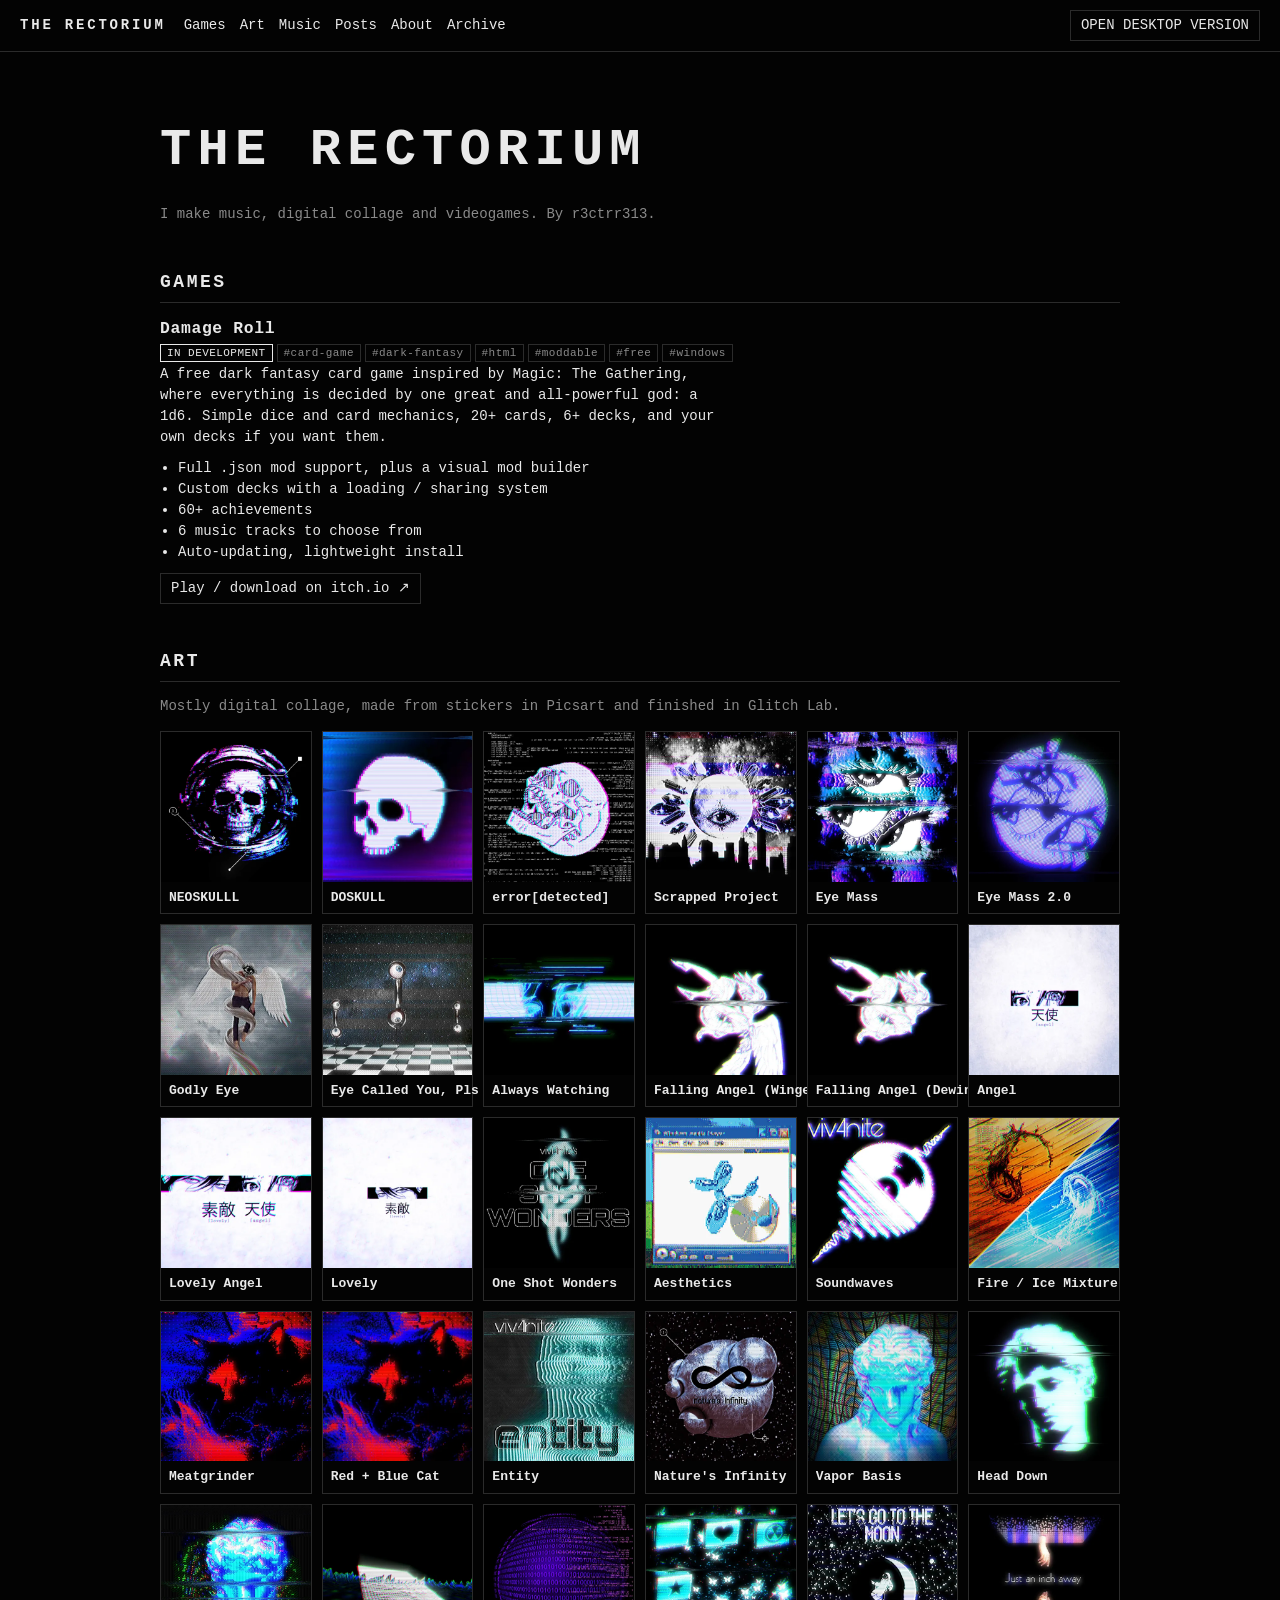
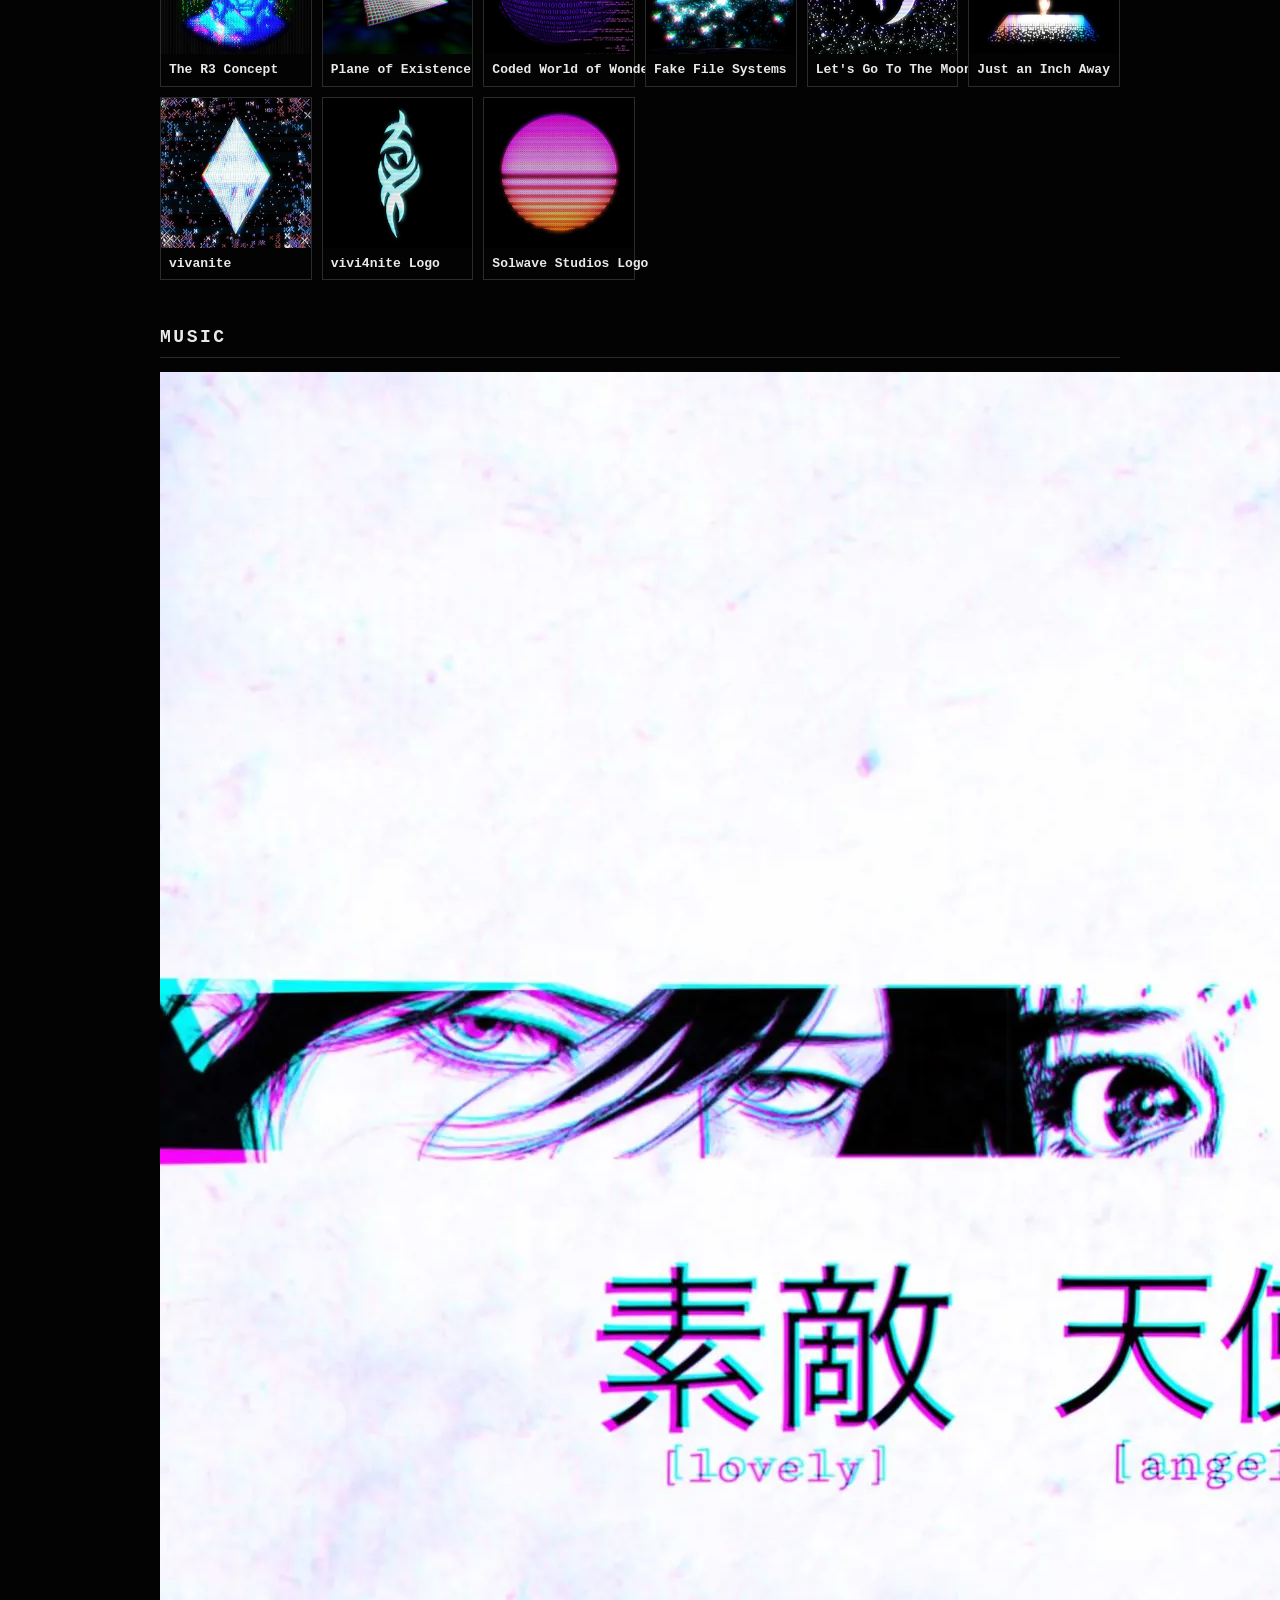
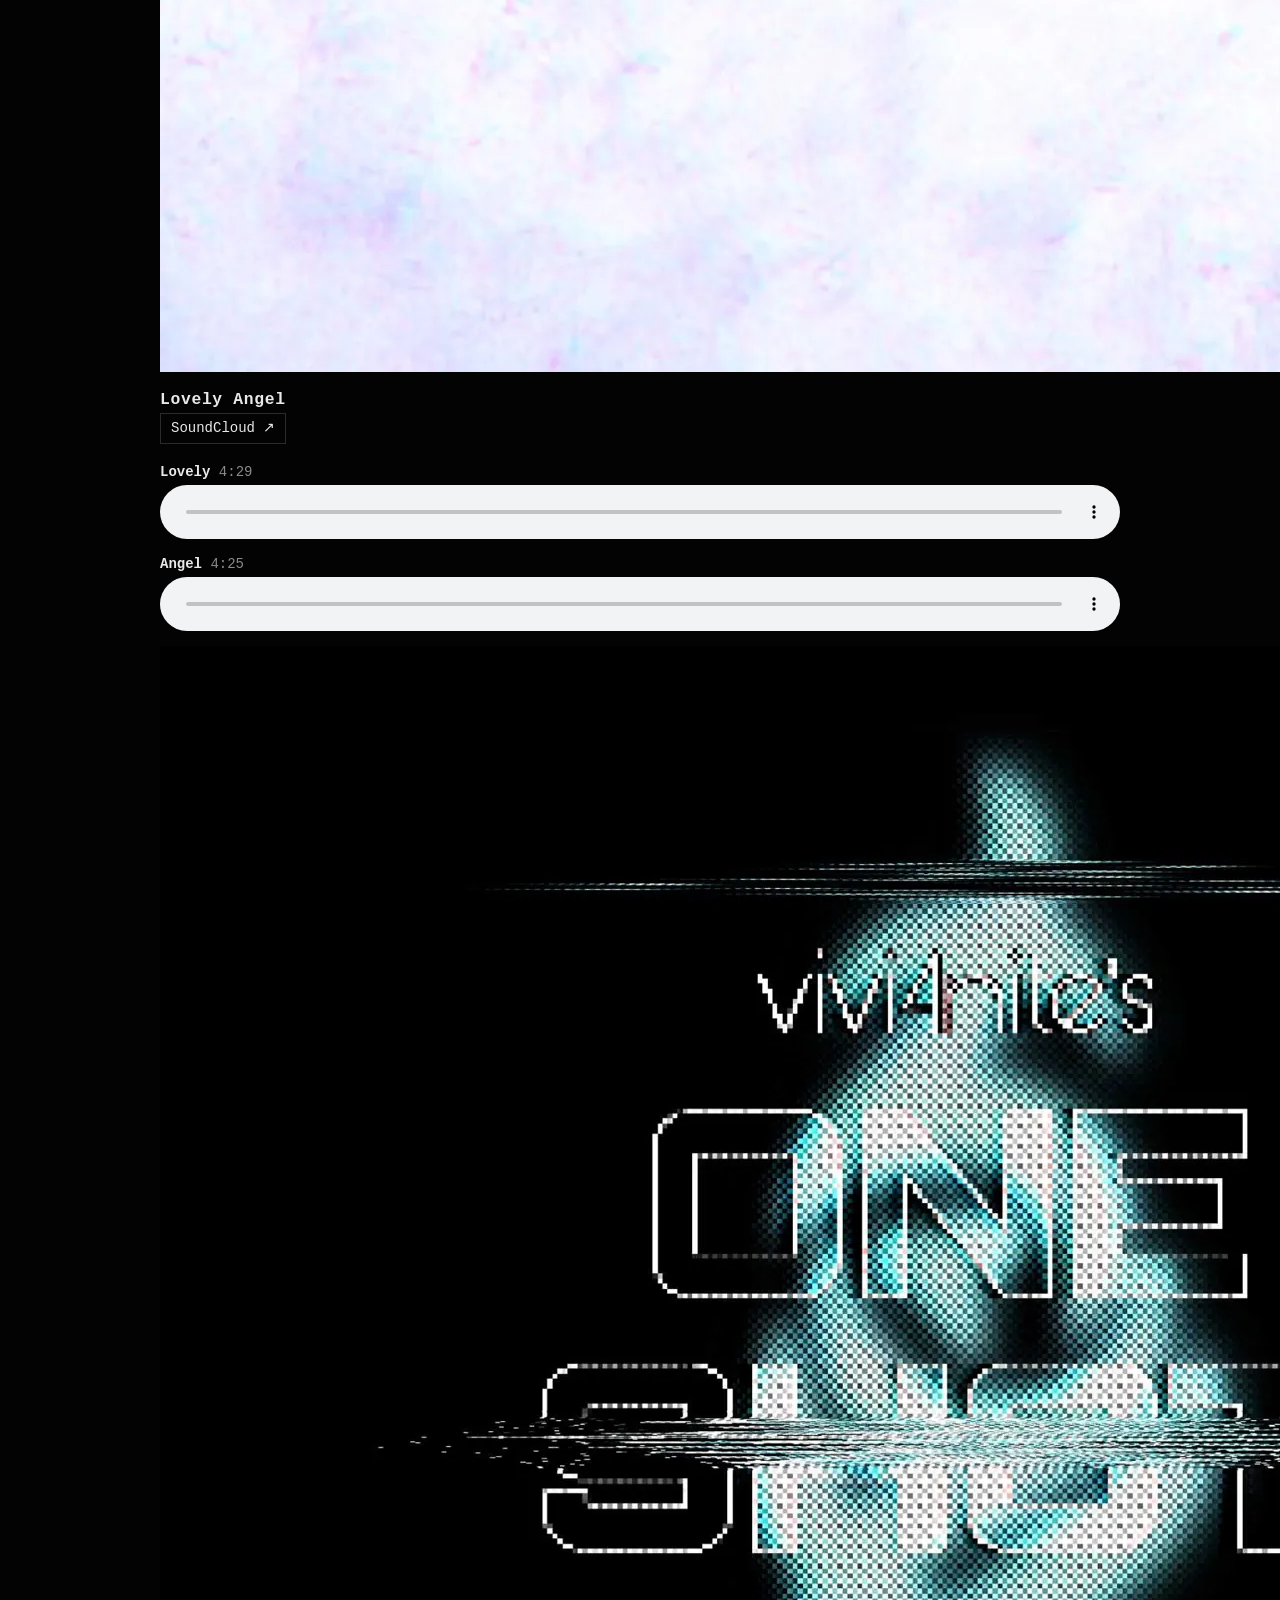
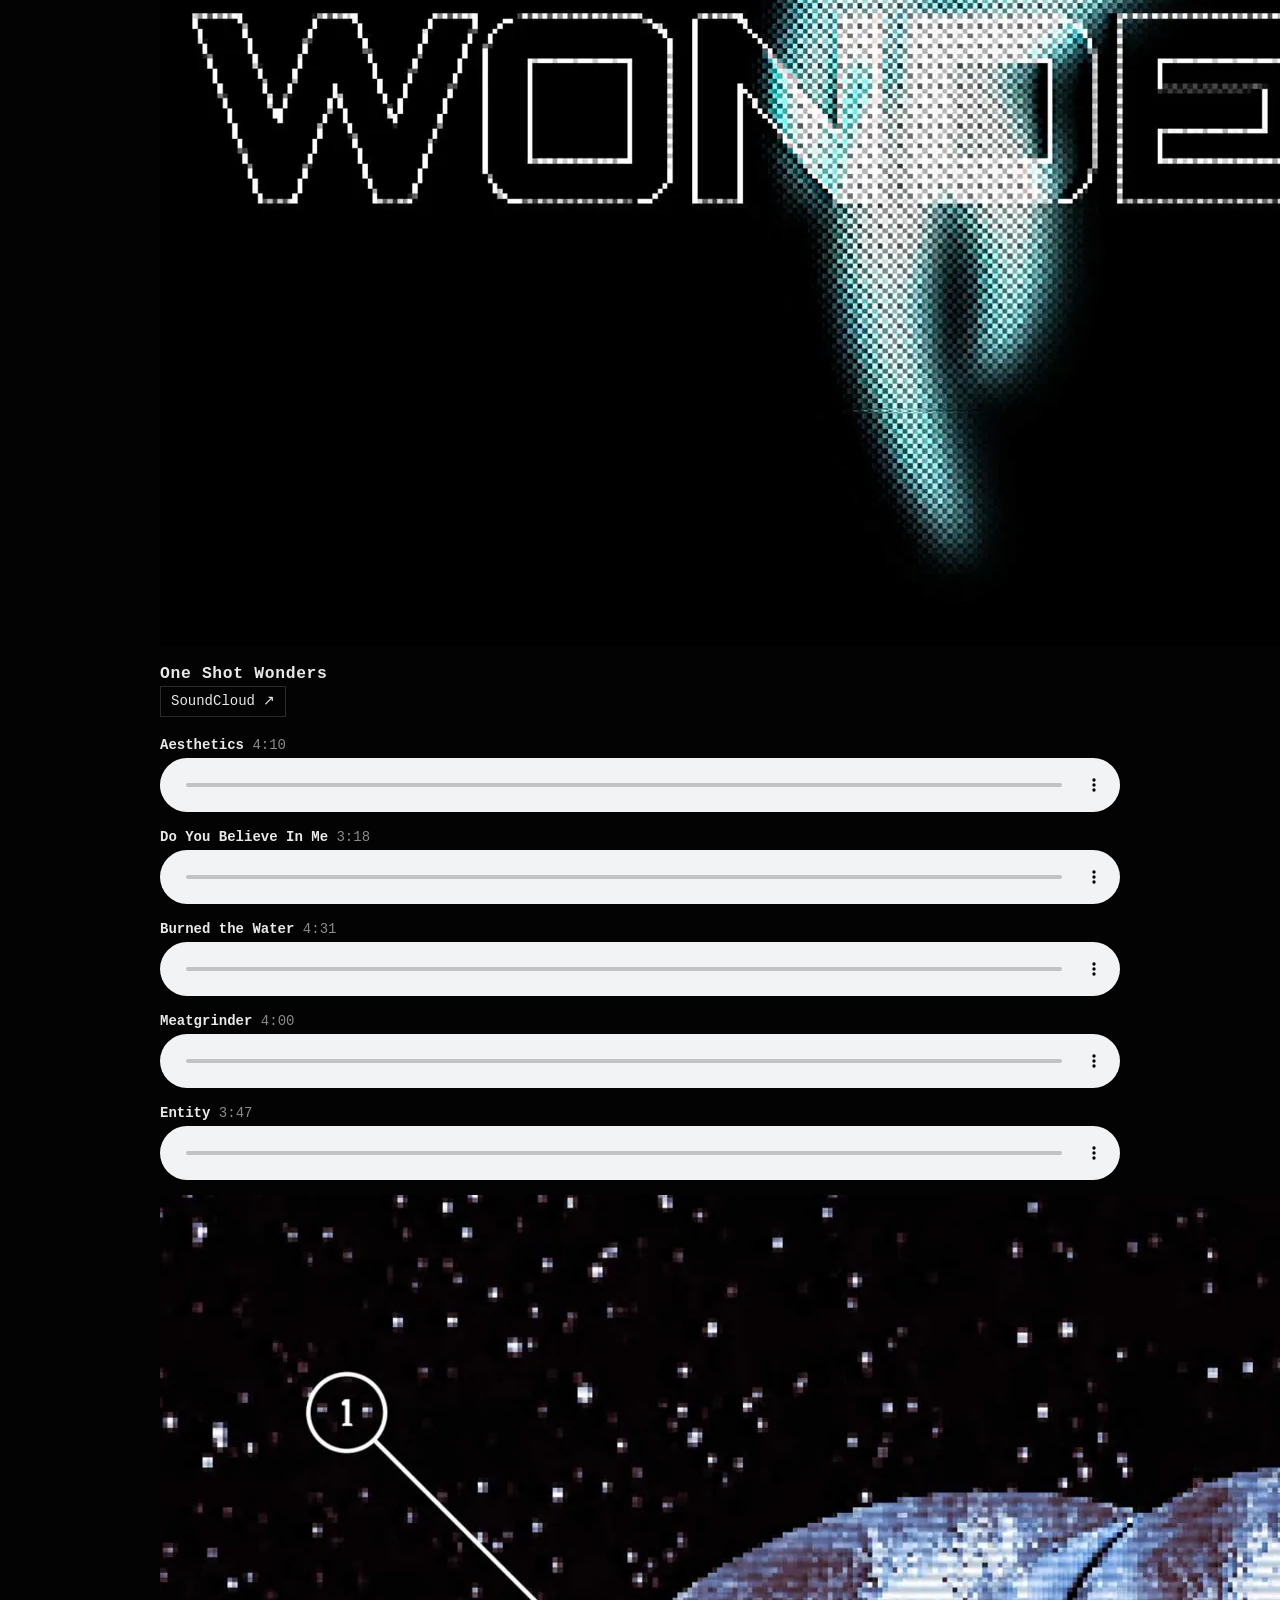
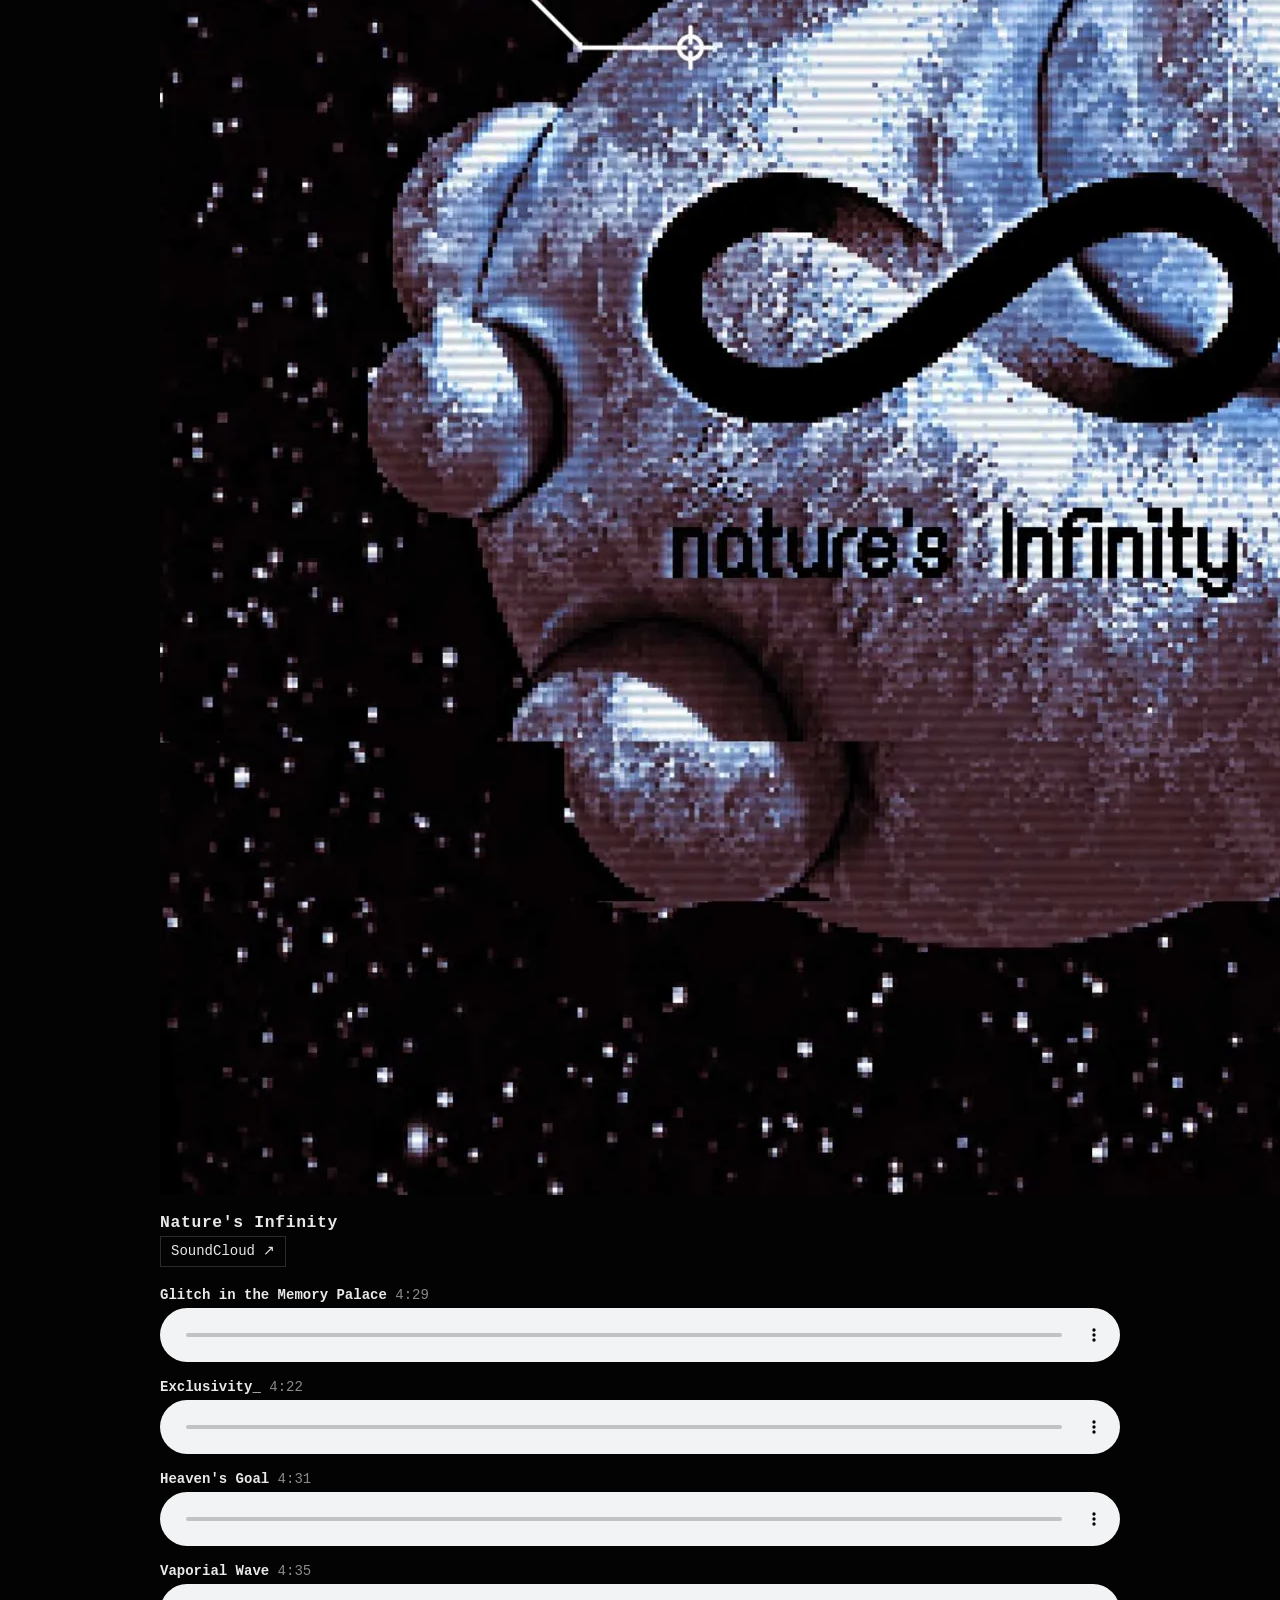
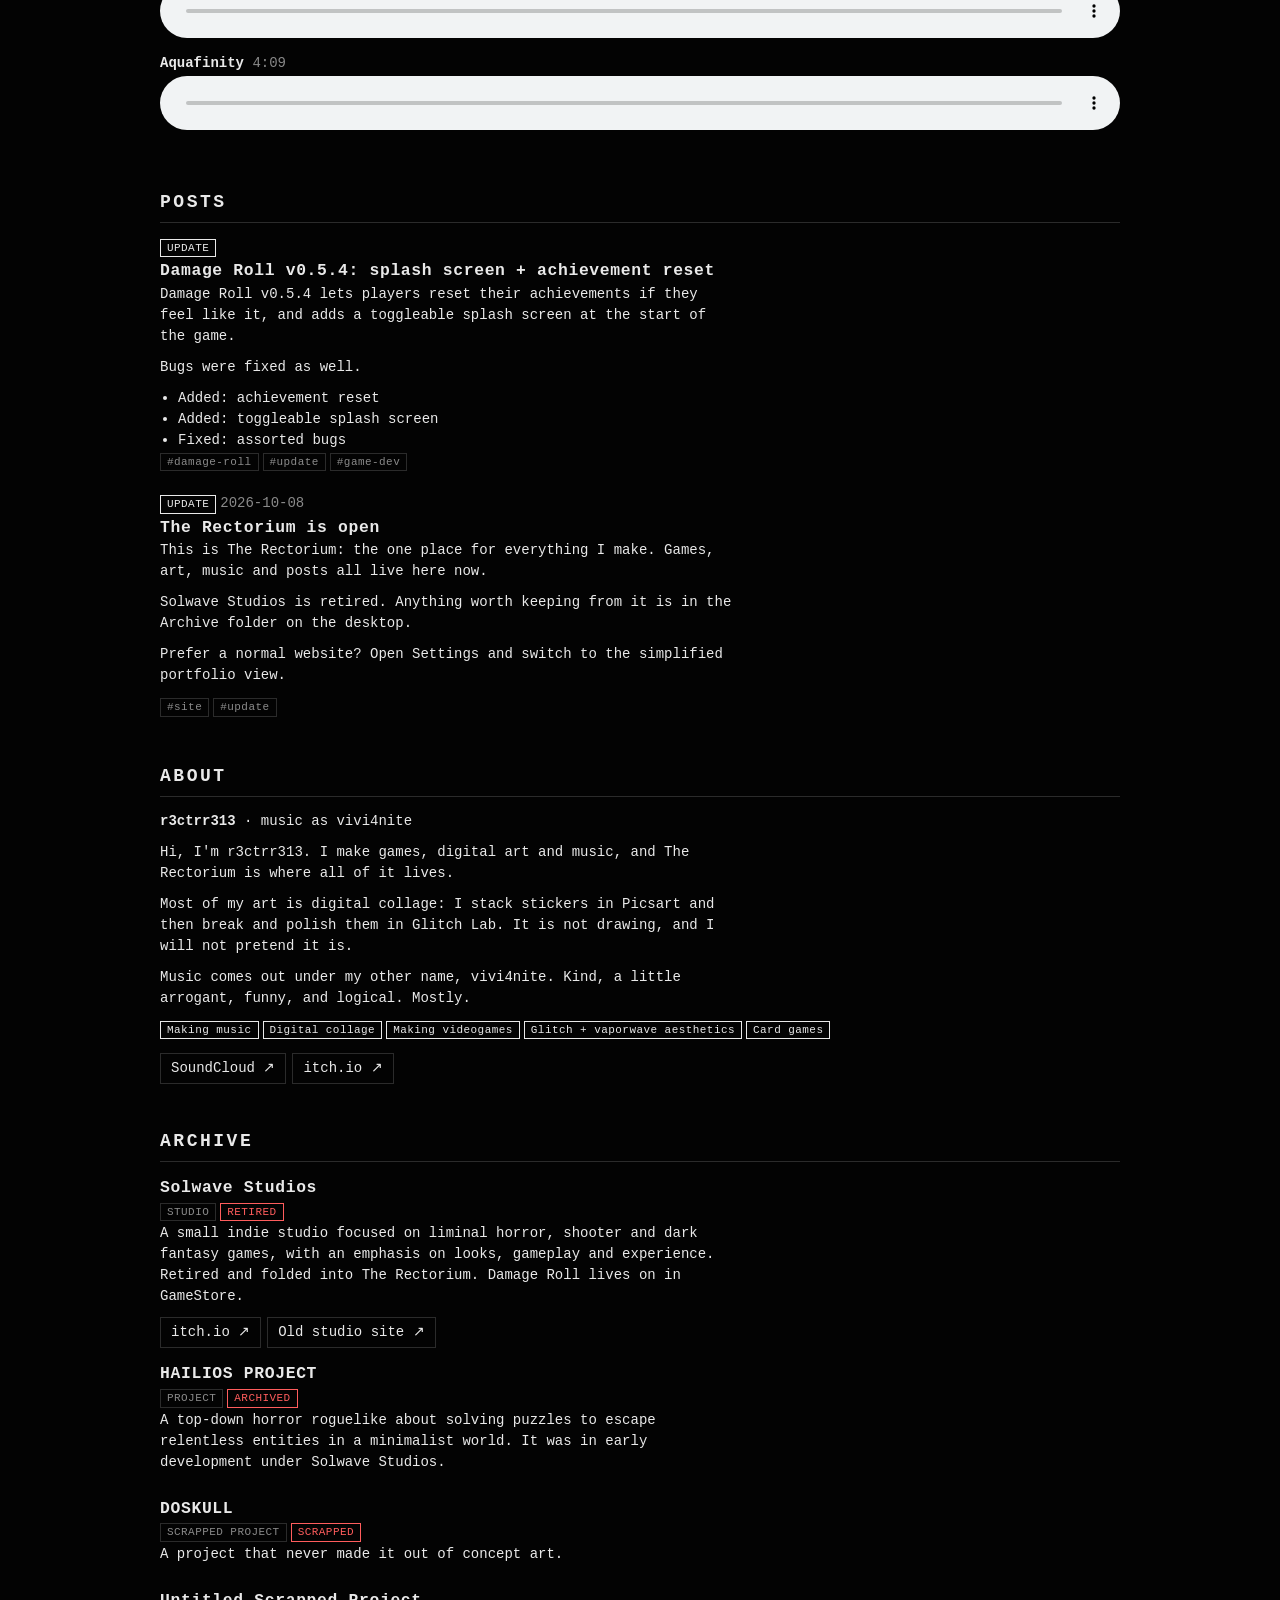
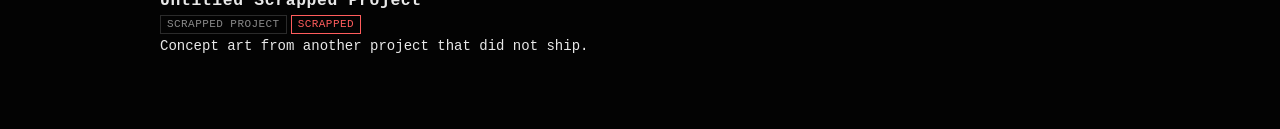
<file: portfolio.html>
<!doctype html>
<html lang="en">
<head>
<meta charset="utf-8"><meta name="viewport" content="width=device-width,initial-scale=1">
<title>The Rectorium · Portfolio</title>
<meta name="description" content="Games, art, music and posts by r3ctrr313. Simplified portfolio view.">
<link rel="icon" type="image/webp" href="assets/img/thumb/vivi4nite-logo.webp">
<link rel="stylesheet" href="css/style.css">
<style>
.two:not(:has(img.c)){grid-template-columns:1fr}
html,body{overflow:auto;height:auto}
header.top{position:sticky;top:0;z-index:5;background:var(--bg);border-bottom:1px solid var(--line);display:flex;flex-wrap:wrap;gap:6px 18px;align-items:center;padding:10px 20px}
header.top b{letter-spacing:.2em;text-transform:uppercase;color:var(--accent)}
header.top nav{display:flex;gap:14px;flex-wrap:wrap;flex:1}
header.top a{text-decoration:none}
main.pf{max-width:1000px;margin:0 auto;padding:20px}
section{margin:0 0 44px;scroll-margin-top:70px}
section>h2{font-size:18px;text-transform:uppercase;letter-spacing:.14em;border-bottom:1px solid var(--line);padding-bottom:6px;margin-bottom:14px}
.hero{padding:40px 0 30px}.hero h1{font-size:clamp(28px,6vw,52px);color:var(--accent);text-transform:uppercase;letter-spacing:.12em}
.two{display:grid;grid-template-columns:200px 1fr;gap:16px;margin-bottom:18px;align-items:start}
.two img.c{width:100%;aspect-ratio:1;object-fit:cover;border:1px solid var(--line)}
audio{width:100%;margin:2px 0 8px}
dialog{background:var(--bg);color:var(--fg);border:1px solid var(--accent);max-width:min(94vw,900px);padding:10px}
dialog::backdrop{background:rgba(0,0,0,.85)}dialog img{max-width:100%;max-height:78vh;display:block;margin:0 auto 8px}
@media(max-width:600px){.two{grid-template-columns:1fr}}
.grid{grid-template-columns:repeat(auto-fill,minmax(140px,1fr))}
</style>
</head>
<body>
<header class="top"><b>The Rectorium</b><nav aria-label="Sections"><a href="#games">Games</a><a href="#art">Art</a><a href="#music">Music</a><a href="#posts">Posts</a><a href="#about">About</a><a href="#archive">Archive</a></nav><a href="index.html"><button>OPEN DESKTOP VERSION</button></a></header>
<main class="pf" id="pf"><div class="empty">Loading…</div></main>
<dialog id="dlg"><img id="dimg" alt="" draggable="false"><b id="dt"></b><div class="dim" id="dd"></div><form method="dialog"><button>CLOSE</button></form></dialog>
<script type="module" src="js/portfolio.js"></script>
</body>
</html>
</file>
<file: css/style.css>
:root{--bg:#030303;--bg2:#0a0a0a;--bg3:#131313;--fg:#e9e9e9;--dim:#8a8a8a;--line:#2b2b2b;--accent:#e9e9e9;--accent-rgb:233,233,233;--on-accent:#050505;--bad:#ff5d5d;--mono:ui-monospace,"Cascadia Code","SF Mono",Consolas,Menlo,monospace}
html[data-theme=cyan]{--accent:#4df2ff;--accent-rgb:77,242,255}
html[data-theme=magenta]{--accent:#ff4dd8;--accent-rgb:255,77,216}
html[data-theme=violet]{--accent:#a58bff;--accent-rgb:165,139,255}
html[data-theme=amber]{--accent:#ffb347;--accent-rgb:255,179,71}
html[data-theme=green]{--accent:#6bff8e;--accent-rgb:107,255,142}
*{box-sizing:border-box}
html,body{margin:0;height:100%;background:var(--bg);color:var(--fg);font:14px/1.5 var(--mono);overflow:hidden}
button,input,select{font:inherit;color:inherit}
button{cursor:pointer;background:none;border:1px solid var(--line);padding:4px 10px}
button:hover{border-color:var(--accent);color:var(--accent)}
button:focus-visible,input:focus-visible,select:focus-visible,a:focus-visible{outline:2px solid var(--accent);outline-offset:2px}
button[disabled]{opacity:.35;pointer-events:none}
a{color:var(--accent)}
svg{display:block}
input[type=text],input[type=search],select{background:var(--bg);border:1px solid var(--line);padding:5px 8px;min-width:0}
input[type=range]{accent-color:var(--accent);min-width:0}
h1,h2,h3{margin:0;font-weight:700;letter-spacing:.04em}
.sr{position:absolute;width:1px;height:1px;overflow:hidden;clip:rect(0 0 0 0)}
.dim{color:var(--dim)}.acc{color:var(--accent)}
#wall{position:fixed;inset:0;width:100%;height:100%;z-index:0}
#boot{position:fixed;inset:0;z-index:5000;background:#000;display:grid;place-content:center;text-align:center;transition:opacity .35s}
#boot.off{opacity:0;pointer-events:none}
#boot pre{margin:0;color:var(--accent)}
#desktop{position:fixed;inset:0;z-index:1}
#center{position:absolute;left:50%;top:46%;transform:translate(-50%,-50%);text-align:center;width:min(440px,60vw);pointer-events:none}
#clock{font-size:clamp(38px,6vw,72px);font-weight:700;line-height:1;color:var(--accent);letter-spacing:.02em}
#date{color:var(--dim);margin:6px 0 18px}
#center h1{font-size:clamp(20px,2.4vw,28px);text-transform:uppercase;letter-spacing:.3em}
#center p{color:var(--dim);margin:8px 0 0}
.icon{position:absolute;width:104px;transform:translate(-50%,-50%);display:flex;flex-direction:column;align-items:center;gap:8px;border:1px solid transparent;padding:10px 4px;text-align:center;background:rgba(0,0,0,.35)}
.icon svg{width:46px;height:46px}
.icon span{font-size:12px;line-height:1.25}
.icon:hover,.icon:focus-visible{border-color:var(--accent);color:var(--accent);background:rgba(var(--accent-rgb),.08)}
#gear{position:fixed;top:10px;right:10px;z-index:900;width:36px;height:36px;padding:6px;background:rgba(0,0,0,.6)}
#gear svg{width:100%;height:100%}
#windows{position:fixed;inset:0;z-index:2;pointer-events:none}
#bar{position:fixed;left:0;right:0;bottom:0;height:52px;z-index:900;pointer-events:none}
#bar>*{pointer-events:auto}
#winlist{position:absolute;left:10px;bottom:10px;display:flex;gap:4px;max-width:calc(50% - 250px);overflow:hidden}
.tab{background:rgba(0,0,0,.75);height:32px;max-width:150px;white-space:nowrap;overflow:hidden;text-overflow:ellipsis;padding:0 10px;font-size:12px}
.tab.on{border-color:var(--accent);color:var(--accent)}.tab.min{opacity:.55}
#searchwrap{position:absolute;left:50%;bottom:10px;transform:translateX(-50%);width:min(460px,calc(100% - 20px))}
#gsearch{width:100%;height:32px;background:rgba(0,0,0,.85);padding-left:34px}
#searchwrap>svg{position:absolute;left:9px;top:8px;width:16px;height:16px;color:var(--dim);pointer-events:none}
#results{position:absolute;bottom:38px;left:0;right:0;max-height:min(60vh,440px);overflow:auto;background:var(--bg2);border:1px solid var(--accent);display:none}
#results.open{display:block}
.res{display:flex;gap:10px;width:100%;text-align:left;border:0;border-bottom:1px solid var(--line);padding:7px 10px;align-items:center}
.res img{width:34px;height:34px;object-fit:cover;flex:none;background:#000}
.res .t{flex:1;min-width:0}.res b{display:block;white-space:nowrap;overflow:hidden;text-overflow:ellipsis;font-weight:600}
.res small{color:var(--dim)}.res .k{font-size:10px;border:1px solid var(--line);padding:0 5px;color:var(--dim)}
.res.sel,.res:hover{background:rgba(var(--accent-rgb),.12)}
.nores{padding:12px;color:var(--dim)}
#notifbtn{position:absolute;right:10px;bottom:10px;height:32px;background:rgba(0,0,0,.75);display:flex;align-items:center;gap:6px;padding:0 10px}
#notifbtn svg{width:16px;height:16px}
#notifbtn .n{background:var(--accent);color:var(--on-accent);font-size:11px;padding:0 5px;min-width:18px;text-align:center}
#toasts{position:fixed;right:10px;bottom:52px;z-index:950;display:flex;flex-direction:column;gap:6px;width:min(300px,calc(100% - 20px));pointer-events:none}
.toast{background:var(--bg2);border:1px solid var(--accent);padding:8px 12px;animation:slidein .25s}
.toast b{color:var(--accent);display:block}.toast small{color:var(--dim)}
#notifpanel{position:fixed;right:10px;bottom:52px;z-index:960;width:min(320px,calc(100% - 20px));max-height:50vh;overflow:auto;background:var(--bg2);border:1px solid var(--line);display:none}
#notifpanel.open{display:block}
#notifpanel .it{padding:8px 12px;border-bottom:1px solid var(--line)}
@keyframes slidein{from{transform:translateX(30px);opacity:0}}
@keyframes grow{from{transform:scale(.6);opacity:0}}
.win{position:absolute;pointer-events:auto;display:flex;flex-direction:column;background:var(--bg2);border:1px solid var(--line);box-shadow:0 8px 40px rgba(0,0,0,.7);min-width:260px;min-height:160px;animation:grow .16s ease-out}
.win.focus{border-color:var(--accent);box-shadow:0 8px 40px rgba(0,0,0,.7),0 0 0 1px rgba(var(--accent-rgb),.3)}
.win.hide{display:none}
.tb{display:flex;align-items:center;gap:8px;height:32px;padding:0 4px 0 8px;background:var(--bg3);border-bottom:1px solid var(--line);cursor:move;user-select:none;touch-action:none;flex:none}
.tb svg{width:16px;height:16px;flex:none}.tb .ttl{flex:1;min-width:0;white-space:nowrap;overflow:hidden;text-overflow:ellipsis;font-weight:700;font-size:12px;letter-spacing:.08em;text-transform:uppercase}
.tb button{width:28px;height:24px;padding:0;display:grid;place-items:center;border-color:transparent;cursor:pointer}
.tb button svg{width:12px;height:12px}.tb .x:hover{background:var(--bad);color:#000;border-color:var(--bad)}
.wb{flex:1;min-height:0;position:relative;overflow:hidden;display:flex;flex-direction:column}
.rz{position:absolute;z-index:5}.rz.e{right:-4px;top:32px;bottom:8px;width:8px;cursor:ew-resize}.rz.s{bottom:-4px;left:8px;right:8px;height:8px;cursor:ns-resize}.rz.se{right:-4px;bottom:-4px;width:16px;height:16px;cursor:nwse-resize}
#snap{position:fixed;z-index:1;border:2px dashed var(--accent);background:rgba(var(--accent-rgb),.08);display:none;pointer-events:none}
body.dragging iframe,body.dragging .wb{pointer-events:none}body.dragging{user-select:none}
/* app internals */
.app{display:flex;flex-direction:column;height:100%;min-height:0}
.tools{display:flex;gap:6px;flex-wrap:wrap;align-items:center;padding:8px;border-bottom:1px solid var(--line);flex:none}
.tools input[type=search]{flex:1;min-width:120px}
.tabs{display:flex;gap:0;border-bottom:1px solid var(--line);flex:none;overflow-x:auto}
.tabs button{border:0;border-right:1px solid var(--line);padding:6px 14px;letter-spacing:.08em;white-space:nowrap}
.tabs button.on{background:var(--accent);color:var(--on-accent)}
.scroll{flex:1;min-height:0;overflow:auto;padding:12px}
.grid{display:grid;grid-template-columns:repeat(auto-fill,minmax(150px,1fr));gap:10px}
.card{display:flex;flex-direction:column;text-align:left;padding:0;border:1px solid var(--line);background:var(--bg)}
.card:hover{border-color:var(--accent)}
.card .im{aspect-ratio:1;background:#000 center/cover;width:100%;overflow:hidden}.card .im img{width:100%;height:100%;object-fit:cover;display:block}
.card .cb{padding:6px 8px}.card b{display:block;font-size:13px;white-space:nowrap;overflow:hidden;text-overflow:ellipsis}
.pill{display:inline-block;border:1px solid var(--line);font-size:11px;padding:0 6px;margin:2px 4px 2px 0;color:var(--dim);letter-spacing:.04em}
.pill.st{border-color:var(--accent);color:var(--accent)}.pill.bad{border-color:var(--bad);color:var(--bad)}
button.pill{padding:0 6px;cursor:pointer}button.pill:hover{color:var(--accent);border-color:var(--accent)}
.sec{margin:16px 0 8px;font-size:12px;letter-spacing:.14em;color:var(--dim);text-transform:uppercase;border-bottom:1px solid var(--line);padding-bottom:3px}
.empty{padding:30px;text-align:center;color:var(--dim)}
.noimg{background:repeating-linear-gradient(45deg,#0d0d0d 0 8px,#141414 8px 16px);display:grid;place-items:center;color:var(--dim);font-size:11px;text-align:center;padding:8px;width:100%;height:100%}
.back{margin-bottom:10px}
.prose p{margin:0 0 10px;max-width:68ch}
/* games */
.feat{display:grid;grid-template-columns:repeat(auto-fit,minmax(220px,1fr));gap:10px}
.feat .card .im{aspect-ratio:16/9}
.gpage{display:grid;grid-template-columns:minmax(0,260px) 1fr;gap:16px}
.gpage .cover{aspect-ratio:1;background:#000;border:1px solid var(--line)}.gpage .cover img{width:100%;height:100%;object-fit:cover}
@media(max-width:700px){.gpage{grid-template-columns:1fr}}
.rel{display:flex;gap:6px;flex-wrap:wrap}
ul.plain{margin:0;padding-left:18px}
/* gallery */
.lb{position:absolute;inset:0;z-index:20;background:rgba(0,0,0,.94);display:flex;flex-direction:column}
.lb .stage{flex:1;min-height:0;position:relative;overflow:hidden;display:grid;place-items:center;touch-action:none;cursor:grab}
.lb .stage img{position:absolute;inset:0;width:100%;height:100%;object-fit:contain;user-select:none;-webkit-user-drag:none;transform-origin:center;will-change:transform}
.lb .stage.pan{cursor:grabbing}
.lb .bar{display:flex;gap:6px;flex-wrap:wrap;align-items:center;padding:6px 8px;border-top:1px solid var(--line);background:var(--bg2)}
.lb .info{padding:10px 12px;border-top:1px solid var(--line);background:var(--bg2);max-height:45%;overflow:auto}
.lb .sp{flex:1}
.fade{animation:fadein .4s}@keyframes fadein{from{opacity:0}}
/* music */
.mus{display:grid;grid-template-columns:1fr;gap:10px}
.track{display:flex;gap:10px;align-items:center;width:100%;text-align:left;border:0;border-bottom:1px solid var(--line);padding:6px 4px}
.track img{width:40px;height:40px;object-fit:cover;flex:none}.track .t{flex:1;min-width:0}.track b{display:block;white-space:nowrap;overflow:hidden;text-overflow:ellipsis}
.track.now b{color:var(--accent)}.track:hover{background:rgba(var(--accent-rgb),.08)}
.np{display:flex;gap:12px;padding:10px;border-top:1px solid var(--line);background:var(--bg3);align-items:center;flex:none;flex-wrap:wrap}
.np img{width:52px;height:52px;object-fit:cover}
.pl{display:flex;flex-direction:column;height:100%;padding:10px;gap:8px}
.pl .cov{aspect-ratio:1;max-height:42%;align-self:center;position:relative;flex:1;min-height:0;display:grid;place-items:center}
.pl .cov img{height:100%;max-width:100%;aspect-ratio:1;object-fit:cover}
.pl canvas,.vis{width:100%;height:46px;display:block;background:#000;border:1px solid var(--line)}
.ctl{display:flex;gap:6px;align-items:center;flex-wrap:wrap}
.ctl button{min-width:34px}
.prog{width:100%}
.big img.cover{width:min(240px,100%);aspect-ratio:1;object-fit:cover;border:1px solid var(--line)}
.spin{animation:spin 18s linear infinite}@keyframes spin{to{transform:rotate(360deg)}}
.pulse img{animation:pulse 1.6s ease-in-out infinite}@keyframes pulse{50%{transform:scale(1.03)}}
/* blog */
.post{max-width:72ch}.post h2{font-size:22px;margin:6px 0}
.bcard{display:flex;gap:10px;text-align:left;width:100%;margin-bottom:8px;border:1px solid var(--line);padding:10px;background:var(--bg)}
.bcard:hover{border-color:var(--accent)}.bcard .t{flex:1;min-width:0}
.rating{color:var(--accent);font-weight:700}
/* ads */
#ads{position:fixed;inset:0;z-index:4000;pointer-events:none}
.ad{position:absolute;width:230px;pointer-events:auto;border:2px solid #ff0;background:#101010;box-shadow:0 0 0 2px #f0f,4px 4px 0 #000;animation:grow .18s;font-size:12px}
.ad .ah{background:linear-gradient(90deg,#f0f,#00f);color:#fff;display:flex;justify-content:space-between;align-items:center;padding:2px 4px;font-weight:700}
.ad .ah button{border:1px solid #fff;padding:0 6px;line-height:16px;background:#c00;color:#fff}
.ad .ab{padding:10px;text-align:center}.ad .ab b{display:block;font-size:15px;color:#ff0;margin-bottom:4px}
#adclear{position:fixed;left:50%;bottom:70px;transform:translateX(-50%);z-index:4100;background:var(--accent);color:var(--on-accent);border:0;padding:8px 18px;font-weight:700;pointer-events:auto;display:none}
/* settings */
.row{display:flex;gap:12px;align-items:center;justify-content:space-between;padding:8px 0;border-bottom:1px solid var(--line);flex-wrap:wrap}
.sw{display:flex;gap:6px}.sw button{width:26px;height:26px;padding:0;border:2px solid var(--line);background:var(--c)}.sw button.on{border-color:#fff}
.ach{display:flex;gap:8px;padding:6px 0;border-bottom:1px solid var(--line)}.ach.lock{opacity:.5}
body.reduce *{animation:none!important;transition:none!important}
@media(max-width:760px){.icon{position:static;transform:none}#icons{position:absolute;left:0;right:0;top:56px;display:grid;grid-template-columns:repeat(4,1fr);gap:4px;padding:4px}#center{top:auto;bottom:90px;transform:translateX(-50%)}#winlist{display:none}.win{border-radius:0}}
.gpage>div:first-child>img{width:100%;aspect-ratio:1;object-fit:cover;border:1px solid var(--line)}
</file>
